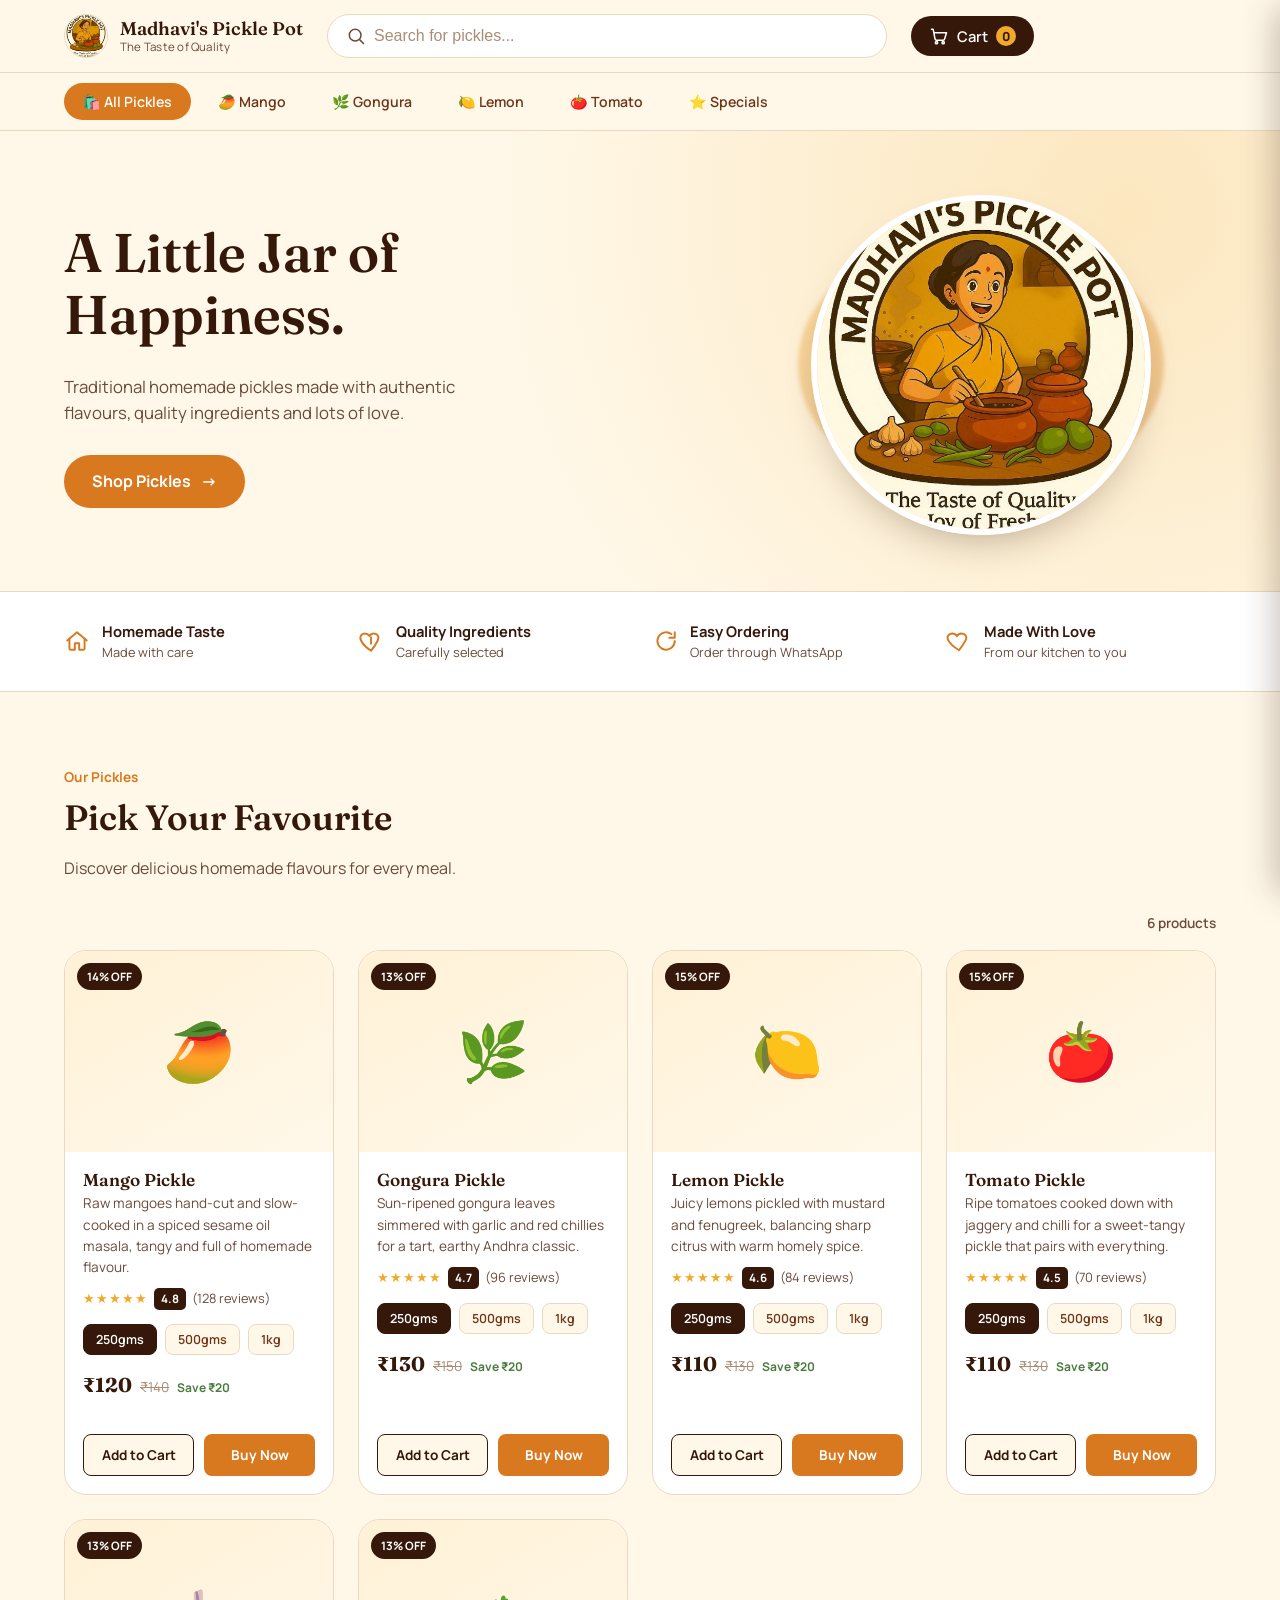
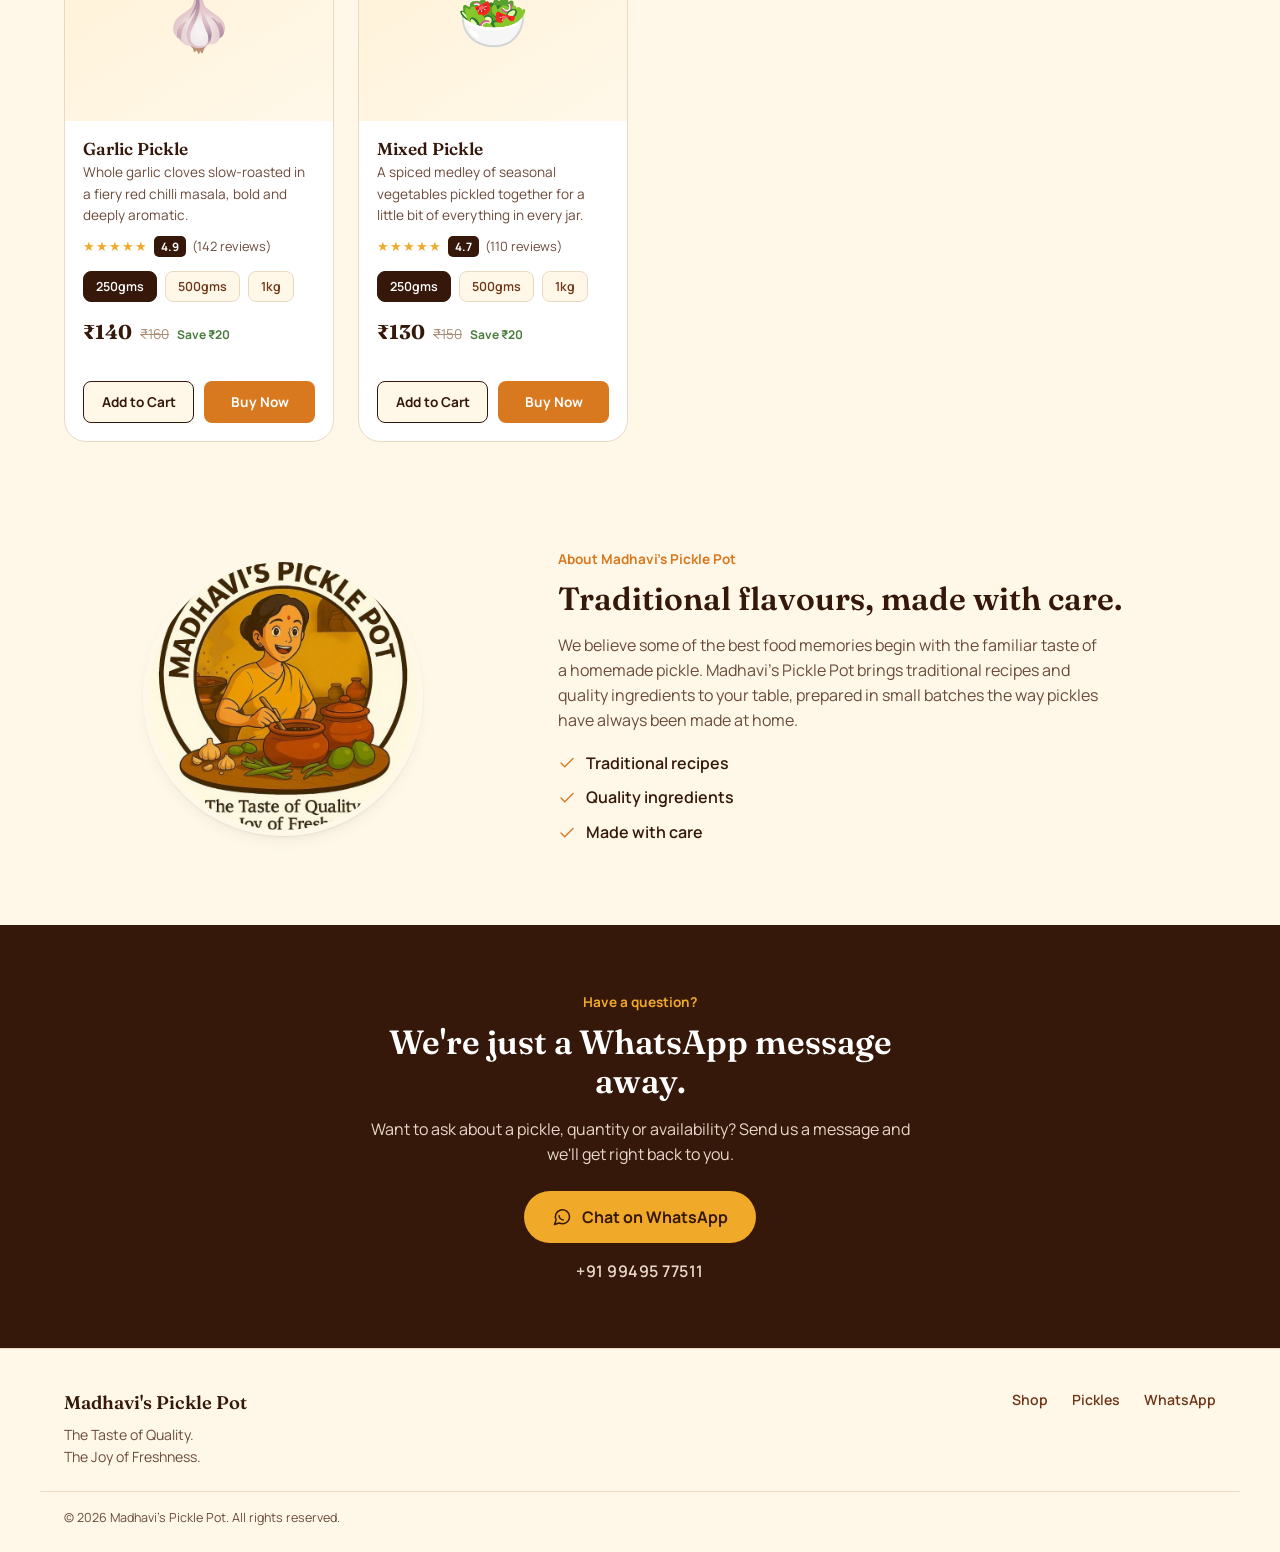
<file: index.html>
<!DOCTYPE html>
<html lang="en">
<head>
  <meta charset="UTF-8">
  <meta name="viewport" content="width=device-width, initial-scale=1.0, viewport-fit=cover">
  <title>Madhavi's Pickle Pot | Homemade Pickles</title>
  <meta name="description" content="Shop traditional homemade pickles from Madhavi's Pickle Pot &mdash; mango, gongura, lemon, tomato and more. Order easily through WhatsApp.">
  <meta name="theme-color" content="#6F3517">

  <meta property="og:title" content="Madhavi's Pickle Pot">
  <meta property="og:description" content="The Taste of Quality. The Joy of Freshness.">
  <meta property="og:type" content="website">
  <meta property="og:image" content="assets/logo.png">

  <link rel="icon" type="image/png" href="assets/logo.png">
  <link rel="apple-touch-icon" href="assets/logo.png">

  <link rel="preconnect" href="https://fonts.googleapis.com">
  <link rel="preconnect" href="https://fonts.gstatic.com" crossorigin>
  <link href="https://fonts.googleapis.com/css2?family=Fraunces:opsz,wght@9..144,500;9..144,600;9..144,700&family=Manrope:wght@400;500;600;700;800&display=swap" rel="stylesheet">

  <link rel="stylesheet" href="style.css">
</head>
<body>

  <a class="skip-link" href="#products">Skip to products</a>

  <!-- ===================== HEADER ===================== -->
  <header class="header" id="siteHeader">
    <div class="top-header">
      <div class="container top-header-inner">

        <a href="#home" class="brand" aria-label="Madhavi's Pickle Pot home">
          <img src="assets/logo.png" alt="" class="brand-logo" width="44" height="44">
          <span class="brand-text">
            <span class="brand-name">Madhavi's Pickle Pot</span>
            <span class="brand-tagline">The Taste of Quality</span>
          </span>
        </a>

        <div class="search-box" role="search">
          <label class="visually-hidden" for="searchInput">Search for pickles</label>
          <svg class="icon search-box-icon" viewBox="0 0 24 24" aria-hidden="true"><circle cx="11" cy="11" r="7"></circle><line x1="21" y1="21" x2="16.65" y2="16.65"></line></svg>
          <input type="text" id="searchInput" placeholder="Search for pickles..." autocomplete="off">
          <button type="button" id="searchButton" aria-label="Search">
            <svg class="icon" viewBox="0 0 24 24" aria-hidden="true"><circle cx="11" cy="11" r="7"></circle><line x1="21" y1="21" x2="16.65" y2="16.65"></line></svg>
          </button>
        </div>

        <button type="button" id="cartButton" class="cart-button" aria-label="Open cart, 0 items">
          <svg class="icon" viewBox="0 0 24 24" aria-hidden="true"><path d="M3 4h2l2.2 11.4a2 2 0 0 0 2 1.6h7.6a2 2 0 0 0 2-1.6L21 8H6"></path><circle cx="9" cy="20" r="1.4"></circle><circle cx="17" cy="20" r="1.4"></circle></svg>
          <span class="cart-label">Cart</span>
          <span id="cartCount" class="cart-count">0</span>
        </button>

      </div>
    </div>

    <nav class="category-bar" aria-label="Pickle categories">
      <div class="container category-bar-inner">
        <button type="button" class="category active" data-category="all"><span aria-hidden="true">🛍️</span> All Pickles</button>
        <button type="button" class="category" data-category="mango"><span aria-hidden="true">🥭</span> Mango</button>
        <button type="button" class="category" data-category="gongura"><span aria-hidden="true">🌿</span> Gongura</button>
        <button type="button" class="category" data-category="lemon"><span aria-hidden="true">🍋</span> Lemon</button>
        <button type="button" class="category" data-category="tomato"><span aria-hidden="true">🍅</span> Tomato</button>
        <button type="button" class="category" data-category="special"><span aria-hidden="true">⭐</span> Specials</button>
      </div>
    </nav>
  </header>

  <main>
    <!-- ===================== HERO ===================== -->
    <section class="hero" id="home">
      <div class="container hero-content">
        <div class="hero-text">
          <h1>A Little Jar of Happiness.</h1>
          <p class="hero-subtext">Traditional homemade pickles made with authentic flavours, quality ingredients and lots of love.</p>
          <a href="#products" class="hero-cta">Shop Pickles <span aria-hidden="true">&rarr;</span></a>
        </div>
        <div class="hero-logo">
          <div class="hero-logo-glow" aria-hidden="true"></div>
          <img src="assets/logo.png" alt="Madhavi's Pickle Pot">
        </div>
      </div>
    </section>

    <!-- ===================== TRUST STRIP ===================== -->
    <section class="trust-strip" aria-label="Why choose us">
      <div class="container trust-strip-inner">
        <div class="trust-item">
          <svg class="icon" viewBox="0 0 24 24" aria-hidden="true"><path d="M3 11.5 12 4l9 7.5"></path><path d="M5 10v9a1 1 0 0 0 1 1h4v-6h4v6h4a1 1 0 0 0 1-1v-9"></path></svg>
          <div><strong>Homemade Taste</strong><span>Made with care</span></div>
        </div>
        <div class="trust-item">
          <svg class="icon" viewBox="0 0 24 24" aria-hidden="true"><path d="M12 21s-7-4.6-9.3-9.7C1.2 8 3 5 6.3 5c2 0 3.4 1.1 4.2 2.3C11.3 6.1 12.7 5 14.7 5 18 5 19.8 8 18.3 11.3 16 16.4 12 21 12 21Z"></path><path d="M12 8.5v6"></path></svg>
          <div><strong>Quality Ingredients</strong><span>Carefully selected</span></div>
        </div>
        <div class="trust-item">
          <svg class="icon" viewBox="0 0 24 24" aria-hidden="true"><path d="M21 12a8 8 0 1 1-3.2-6.4"></path><path d="M21 4v5h-5"></path></svg>
          <div><strong>Easy Ordering</strong><span>Order through WhatsApp</span></div>
        </div>
        <div class="trust-item">
          <svg class="icon" viewBox="0 0 24 24" aria-hidden="true"><path d="M12 20.5s-7.5-4.6-10-9.3C.5 8 2.4 5 5.7 5c2 0 3.6 1.1 4.4 2.5C10.9 6.1 12.5 5 14.5 5 17.8 5 19.7 8 18.2 11.2 15.7 16 12 20.5 12 20.5Z"></path></svg>
          <div><strong>Made With Love</strong><span>From our kitchen to you</span></div>
        </div>
      </div>
    </section>

    <!-- ===================== PRODUCTS ===================== -->
    <section class="products-section" id="products">
      <div class="container">
        <div class="section-heading">
          <span class="section-label">Our Pickles</span>
          <h2>Pick Your Favourite</h2>
          <p>Discover delicious homemade flavours for every meal.</p>
        </div>

        <div class="products-toolbar">
          <span id="productCount" class="product-count">6 products</span>
        </div>

        <div id="productsGrid" class="products-grid"></div>

        <div id="noResults" class="no-results" hidden>
          <svg class="icon no-results-icon" viewBox="0 0 24 24" aria-hidden="true"><path d="M7 9h10l-1 10.5a1.5 1.5 0 0 1-1.5 1.5h-5a1.5 1.5 0 0 1-1.5-1.5L7 9Z"></path><path d="M9 9V6a3 3 0 0 1 6 0v3"></path><line x1="6" y1="9" x2="18" y2="9"></line></svg>
          <h3>No pickles found</h3>
          <p>Try searching for something else.</p>
          <button type="button" id="clearSearchButton" class="clear-search-button">Show All Pickles</button>
        </div>
      </div>
    </section>

    <!-- ===================== ABOUT ===================== -->
    <section class="about-section" id="about">
      <div class="container about-content">
        <div class="about-image">
          <img src="assets/logo.png" alt="Madhavi's Pickle Pot">
        </div>
        <div class="about-text">
          <span class="section-label">About Madhavi's Pickle Pot</span>
          <h2>Traditional flavours, made with care.</h2>
          <p>We believe some of the best food memories begin with the familiar taste of a homemade pickle. Madhavi's Pickle Pot brings traditional recipes and quality ingredients to your table, prepared in small batches the way pickles have always been made at home.</p>
          <ul class="about-checklist">
            <li><svg class="icon" viewBox="0 0 24 24" aria-hidden="true"><polyline points="20 6 9 17 4 12"></polyline></svg> Traditional recipes</li>
            <li><svg class="icon" viewBox="0 0 24 24" aria-hidden="true"><polyline points="20 6 9 17 4 12"></polyline></svg> Quality ingredients</li>
            <li><svg class="icon" viewBox="0 0 24 24" aria-hidden="true"><polyline points="20 6 9 17 4 12"></polyline></svg> Made with care</li>
          </ul>
        </div>
      </div>
    </section>

    <!-- ===================== CONTACT ===================== -->
    <section class="contact-section" id="contact">
      <div class="container contact-content">
        <span class="section-label">Have a question?</span>
        <h2>We're just a WhatsApp message away.</h2>
        <p>Want to ask about a pickle, quantity or availability? Send us a message and we'll get right back to you.</p>
        <a class="whatsapp-button" href="https://wa.me/919949577511?text=Hello%20Madhavi%27s%20Pickle%20Pot%2C%20I%20have%20a%20question." target="_blank" rel="noopener">
          <svg class="icon" viewBox="0 0 24 24" aria-hidden="true"><path d="M21 11.5a8.5 8.5 0 0 1-12.4 7.6L3 21l1.9-5.4A8.5 8.5 0 1 1 21 11.5Z"></path><path d="M8.5 10.5c.3 2.5 2.5 4.7 5 5"></path></svg>
          Chat on WhatsApp
        </a>
        <p class="contact-phone">+91 99495 77511</p>
      </div>
    </section>
  </main>

  <!-- ===================== FOOTER ===================== -->
  <footer class="footer">
    <div class="container footer-content">
      <div class="footer-brand">
        <span class="brand-name">Madhavi's Pickle Pot</span>
        <p>The Taste of Quality.<br>The Joy of Freshness.</p>
      </div>
      <nav class="footer-links" aria-label="Footer">
        <a href="#products">Shop</a>
        <a href="#products">Pickles</a>
        <a href="https://wa.me/919949577511" target="_blank" rel="noopener">WhatsApp</a>
      </nav>
    </div>
    <div class="container footer-bottom">
      <p>&copy; <span id="year"></span> Madhavi's Pickle Pot. All rights reserved.</p>
    </div>
  </footer>

  <!-- ===================== CART ===================== -->
  <div id="cartOverlay" class="cart-overlay"></div>

  <aside id="cartPanel" class="cart-panel" aria-hidden="true" aria-label="Shopping cart">
    <div class="cart-header">
      <h2>Your Order</h2>
      <button type="button" id="closeCart" aria-label="Close cart">
        <svg class="icon" viewBox="0 0 24 24" aria-hidden="true"><line x1="6" y1="6" x2="18" y2="18"></line><line x1="18" y1="6" x2="6" y2="18"></line></svg>
      </button>
    </div>

    <div id="cartItems" class="cart-items"></div>

    <div id="emptyCart" class="empty-cart" hidden>
      <div class="empty-cart-icon" aria-hidden="true">&#128722;</div>
      <h3>Your cart is empty</h3>
      <p>Add some delicious pickles to get started.</p>
      <button type="button" id="continueShopping" class="continue-shopping">Continue Shopping</button>
    </div>

    <div id="cartBottom" class="cart-bottom">
      <div class="cart-total-row">
        <span>Total</span>
        <span id="cartTotal">&#8377;0</span>
      </div>
      <button type="button" id="checkoutButton" class="checkout-button">
        <svg class="icon" viewBox="0 0 24 24" aria-hidden="true"><path d="M21 11.5a8.5 8.5 0 0 1-12.4 7.6L3 21l1.9-5.4A8.5 8.5 0 1 1 21 11.5Z"></path><path d="M8.5 10.5c.3 2.5 2.5 4.7 5 5"></path></svg>
        Order on WhatsApp
      </button>
      <p class="cart-note">You'll confirm your order directly with us on WhatsApp.</p>
    </div>
  </aside>

  <!-- ===================== MOBILE CART BAR ===================== -->
  <button type="button" id="mobileCartBar" class="mobile-cart-bar" hidden aria-label="View cart">
    <span class="mobile-cart-bar-icon" aria-hidden="true">
      <svg class="icon" viewBox="0 0 24 24"><path d="M3 4h2l2.2 11.4a2 2 0 0 0 2 1.6h7.6a2 2 0 0 0 2-1.6L21 8H6"></path><circle cx="9" cy="20" r="1.4"></circle><circle cx="17" cy="20" r="1.4"></circle></svg>
      <span id="mobileCartBarCount" class="mobile-cart-bar-count">0</span>
    </span>
    <span class="mobile-cart-bar-summary">
      <strong id="mobileCartBarItems">0 items</strong>
      <span id="mobileCartBarTotal">&#8377;0</span>
    </span>
    <span class="mobile-cart-bar-action">
      View Cart
      <svg class="icon" viewBox="0 0 24 24"><polyline points="9 18 15 12 9 6"></polyline></svg>
    </span>
  </button>

  <div id="toast" class="toast" role="status" aria-live="polite"></div>

  <script src="script.js"></script>
</body>
</html>
</file>
<file: style.css>
/* =========================================================
   Madhavi's Pickle Pot — style.css
   ========================================================= */

:root {
  --dark-brown: #35180A;
  --brown: #6F3517;
  --orange: #D87920;
  --golden: #F0A928;
  --cream: #FFF8E9;
  --white: #FFFFFF;

  --ink: var(--dark-brown);
  --ink-soft: #6b4a3a;
  --line: #ead9c2;

  --font-display: "Fraunces", Georgia, serif;
  --font-body: "Manrope", -apple-system, BlinkMacSystemFont, "Segoe UI", sans-serif;

  --radius-s: 8px;
  --radius-m: 14px;
  --radius-l: 22px;
  --shadow-card: 0 1px 2px rgba(53, 24, 10, 0.06), 0 8px 20px -12px rgba(53, 24, 10, 0.18);
  --shadow-panel: -12px 0 32px -8px rgba(53, 24, 10, 0.28);

  --header-h: 128px;
  --header-h-mobile: 148px;

  --container-w: 1200px;
}

/* ---------- Reset & base ---------- */
* { box-sizing: border-box; }
html {
  scroll-behavior: smooth;
  scroll-padding-top: var(--header-h);
  -webkit-text-size-adjust: 100%;
}

body {
  margin: 0;
  font-family: var(--font-body);
  background: var(--cream);
  color: var(--ink);
  line-height: 1.55;
  -webkit-font-smoothing: antialiased;
  overflow-x: hidden; /* safety net against any accidental horizontal scroll on small screens */
}

/* Tap-friendly by default: no lingering blue highlight, no 300ms tap delay,
   and every button/link keeps a comfortable minimum touch target on touch devices. */
button, a, input {
  touch-action: manipulation;
  -webkit-tap-highlight-color: transparent;
}

@media (hover: none) and (pointer: coarse) {
  /* Comfortable touch targets on the primary tap-to-act controls. Small
     round icon/stepper buttons (cart qty, close, search) keep their own
     compact sizing so they don't get stretched into ovals. */
  .category, .size-option, .add-cart, .buy-now, .cart-button,
  .checkout-button, .continue-shopping, .clear-search-button,
  a.hero-cta, a.whatsapp-button, .mobile-cart-bar {
    min-height: 44px;
  }
}

img { max-width: 100%; display: block; }

h1, h2, h3 {
  font-family: var(--font-display);
  color: var(--dark-brown);
  line-height: 1.15;
  margin: 0 0 0.5em;
  font-weight: 600;
}

p { margin: 0 0 1em; }

a { color: inherit; }

button {
  font-family: inherit;
  cursor: pointer;
  border: none;
  background: none;
  color: inherit;
}

ul { margin: 0; padding: 0; list-style: none; }

.container {
  max-width: var(--container-w);
  margin: 0 auto;
  padding: 0 24px;
}

.visually-hidden {
  position: absolute;
  width: 1px; height: 1px;
  overflow: hidden;
  clip: rect(0 0 0 0);
  white-space: nowrap;
}

.skip-link {
  position: absolute;
  left: 12px; top: -48px;
  background: var(--dark-brown);
  color: var(--white);
  padding: 10px 16px;
  border-radius: var(--radius-s);
  z-index: 1000;
  transition: top 0.15s ease;
}
.skip-link:focus { top: 12px; }

:focus-visible {
  outline: 2px solid var(--orange);
  outline-offset: 2px;
}

.icon {
  width: 20px; height: 20px;
  fill: none;
  stroke: currentColor;
  stroke-width: 1.8;
  stroke-linecap: round;
  stroke-linejoin: round;
  flex-shrink: 0;
}

/* Elements toggled with the native `hidden` attribute also set their own
   `display` value for their visible state, which would otherwise cancel
   out the browser's default [hidden] rule at equal specificity. */
.products-grid[hidden],
.no-results[hidden],
.empty-cart[hidden],
.cart-items[hidden],
.cart-bottom[hidden] {
  display: none;
}

@media (prefers-reduced-motion: reduce) {
  html { scroll-behavior: auto; }
  * { animation-duration: 0.001ms !important; transition-duration: 0.001ms !important; }
}

/* =========================================================
   HEADER
   ========================================================= */
.header {
  position: sticky;
  top: 0;
  z-index: 500;
  background: var(--cream);
  border-bottom: 1px solid var(--line);
}

.top-header { padding: 14px 0; }

.top-header-inner {
  display: flex;
  align-items: center;
  gap: 24px;
}

.brand {
  display: flex;
  align-items: center;
  gap: 12px;
  text-decoration: none;
  flex-shrink: 0;
}

.brand-logo {
  width: 44px; height: 44px;
  border-radius: 50%;
  object-fit: cover;
  background: var(--white);
  border: 1px solid var(--line);
}

.brand-text { display: flex; flex-direction: column; line-height: 1.2; }

.brand-name {
  font-family: var(--font-display);
  font-weight: 600;
  font-size: 1.15rem;
  color: var(--dark-brown);
  white-space: nowrap;
}

.brand-tagline {
  font-size: 0.72rem;
  color: var(--ink-soft);
  letter-spacing: 0.02em;
}

.search-box {
  flex: 1 1 auto;
  display: flex;
  align-items: center;
  max-width: 560px;
  background: var(--white);
  border: 1px solid var(--line);
  border-radius: 999px;
  padding: 4px 6px 4px 18px;
  gap: 8px;
}

.search-box-icon { color: var(--ink-soft); }

.search-box input {
  flex: 1;
  border: none;
  background: transparent;
  padding: 8px 0;
  font-size: 16px; /* keeps iOS Safari from zooming in on focus */
  color: var(--ink);
  min-width: 0;
}
.search-box input::placeholder { color: #a98d76; }
.search-box input:focus { outline: none; }

.search-box button {
  display: none;
  width: 36px; height: 36px;
  border-radius: 50%;
  align-items: center;
  justify-content: center;
  background: var(--orange);
  color: var(--white);
  flex-shrink: 0;
}

.cart-button {
  display: flex;
  align-items: center;
  gap: 8px;
  background: var(--dark-brown);
  color: var(--white);
  padding: 10px 18px;
  border-radius: 999px;
  position: relative;
  flex-shrink: 0;
  transition: background 0.15s ease;
}
.cart-button:hover { background: var(--brown); }

.cart-label { font-weight: 600; font-size: 0.92rem; }

.cart-count {
  background: var(--golden);
  color: var(--dark-brown);
  font-weight: 800;
  font-size: 0.78rem;
  min-width: 20px;
  height: 20px;
  border-radius: 50%;
  display: flex;
  align-items: center;
  justify-content: center;
  padding: 0 4px;
}

.category-bar {
  border-top: 1px solid var(--line);
  background: var(--cream);
}

.category-bar-inner {
  display: flex;
  gap: 8px;
  padding: 10px 24px;
  overflow-x: auto;
  scrollbar-width: none;
}
.category-bar-inner::-webkit-scrollbar { display: none; }

.category {
  flex-shrink: 0;
  padding: 8px 18px;
  border-radius: 999px;
  font-size: 0.88rem;
  font-weight: 600;
  color: var(--brown);
  background: transparent;
  border: 1px solid transparent;
  white-space: nowrap;
  transition: background 0.15s ease, color 0.15s ease, border-color 0.15s ease;
}
.category:hover { background: rgba(216, 121, 32, 0.1); }
.category.active {
  background: var(--orange);
  color: var(--white);
}

/* =========================================================
   HERO
   ========================================================= */
.hero {
  padding: 64px 0 56px;
  background:
    radial-gradient(circle at 88% 18%, rgba(240, 169, 40, 0.22), transparent 55%),
    var(--cream);
  overflow: hidden;
}

.hero-content {
  display: grid;
  grid-template-columns: 1.15fr 0.85fr;
  align-items: center;
  gap: 48px;
}

.hero-text h1 {
  font-size: clamp(2.2rem, 4.4vw, 3.4rem);
  max-width: 11ch;
}

.hero-subtext {
  font-size: 1.05rem;
  color: var(--ink-soft);
  max-width: 46ch;
  margin-bottom: 1.75em;
}

.hero-cta {
  display: inline-flex;
  align-items: center;
  gap: 10px;
  background: var(--orange);
  color: var(--white);
  font-weight: 700;
  font-size: 1rem;
  padding: 14px 28px;
  border-radius: 999px;
  text-decoration: none;
  transition: transform 0.15s ease, background 0.15s ease;
}
.hero-cta:hover { background: var(--dark-brown); transform: translateY(-1px); }

.hero-logo {
  position: relative;
  display: flex;
  align-items: center;
  justify-content: center;
}

.hero-logo img {
  width: min(340px, 100%);
  border-radius: 50%;
  position: relative;
  z-index: 1;
  border: 6px solid var(--white);
  box-shadow: 0 20px 40px -18px rgba(53, 24, 10, 0.35);
}

.hero-logo-glow {
  position: absolute;
  width: 78%;
  height: 78%;
  border-radius: 50%;
  background: linear-gradient(150deg, var(--golden), var(--orange));
  filter: blur(2px);
  opacity: 0.35;
}

/* =========================================================
   TRUST STRIP
   ========================================================= */
.trust-strip {
  background: var(--white);
  border-block: 1px solid var(--line);
}

.trust-strip-inner {
  display: grid;
  grid-template-columns: repeat(4, 1fr);
  gap: 24px;
  padding: 28px 24px;
}

.trust-item {
  display: flex;
  align-items: center;
  gap: 12px;
}

.trust-item .icon {
  width: 26px; height: 26px;
  color: var(--orange);
  flex-shrink: 0;
}

.trust-item strong {
  display: block;
  font-size: 0.92rem;
  color: var(--dark-brown);
}

.trust-item span {
  display: block;
  font-size: 0.8rem;
  color: var(--ink-soft);
}

/* =========================================================
   PRODUCTS
   ========================================================= */
.products-section { padding: 72px 0 80px; }

.section-heading { max-width: 60ch; margin-bottom: 32px; }

.section-label {
  display: inline-block;
  font-size: 0.85rem;
  font-weight: 700;
  color: var(--orange);
  margin-bottom: 10px;
}

.section-heading h2 { font-size: clamp(1.6rem, 3vw, 2.2rem); }
.section-heading p { color: var(--ink-soft); margin: 0; }

.products-toolbar {
  display: flex;
  justify-content: flex-end;
  margin-bottom: 16px;
}

.product-count {
  font-size: 0.85rem;
  color: var(--ink-soft);
  font-weight: 600;
}

.products-grid {
  display: grid;
  grid-template-columns: repeat(4, 1fr);
  gap: 24px;
}

.product-card {
  background: var(--white);
  border: 1px solid var(--line);
  border-radius: var(--radius-l);
  overflow: hidden;
  display: flex;
  flex-direction: column;
  transition: box-shadow 0.2s ease, transform 0.2s ease;
}
.product-card:hover {
  box-shadow: var(--shadow-card);
  transform: translateY(-3px);
}

.product-image {
  position: relative;
  aspect-ratio: 4 / 3;
  background: linear-gradient(150deg, #fff1d6, var(--cream));
  display: flex;
  align-items: center;
  justify-content: center;
}

.product-icon { font-size: 3.6rem; }

.offer-badge {
  position: absolute;
  top: 12px;
  left: 12px;
  background: var(--dark-brown);
  color: var(--white);
  font-size: 0.72rem;
  font-weight: 700;
  padding: 5px 10px;
  border-radius: 999px;
}

.product-info { padding: 18px 18px 4px; flex: 1; }

.product-name {
  font-size: 1.08rem;
  margin-bottom: 4px;
}

.product-description {
  font-size: 0.85rem;
  color: var(--ink-soft);
  margin-bottom: 10px;
  min-height: 2.6em;
}

.product-rating {
  display: flex;
  align-items: center;
  gap: 6px;
  font-size: 0.8rem;
  color: var(--ink-soft);
  margin-bottom: 14px;
}
.stars { color: var(--golden); letter-spacing: 1px; }
.rating-value {
  display: inline-flex;
  align-items: center;
  background: var(--dark-brown);
  color: var(--white);
  font-size: 0.72rem;
  font-weight: 700;
  padding: 2px 7px;
  border-radius: 5px;
}

.size-selector {
  display: flex;
  gap: 8px;
  margin-bottom: 14px;
  flex-wrap: wrap;
}

.size-option {
  padding: 6px 12px;
  border: 1px solid var(--line);
  border-radius: var(--radius-s);
  font-size: 0.78rem;
  font-weight: 600;
  color: var(--brown);
  background: var(--cream);
  transition: background 0.15s ease, color 0.15s ease, border-color 0.15s ease;
}
.size-option:hover { border-color: var(--orange); }
.size-option.active {
  background: var(--dark-brown);
  color: var(--white);
  border-color: var(--dark-brown);
}

.price-row {
  display: flex;
  align-items: baseline;
  gap: 8px;
  margin-bottom: 16px;
  flex-wrap: wrap;
}

.price {
  font-family: var(--font-display);
  font-size: 1.25rem;
  font-weight: 700;
  color: var(--dark-brown);
}

.old-price {
  font-size: 0.85rem;
  color: #a98d76;
  text-decoration: line-through;
}

.savings {
  font-size: 0.75rem;
  font-weight: 700;
  color: #4a7c3f;
}

.product-actions {
  display: grid;
  grid-template-columns: 1fr 1fr;
  gap: 10px;
  padding: 14px 18px 18px;
}

.add-cart, .buy-now {
  padding: 11px 8px;
  border-radius: var(--radius-s);
  font-size: 0.85rem;
  font-weight: 700;
  text-align: center;
  transition: background 0.15s ease, color 0.15s ease;
}

.add-cart {
  background: var(--cream);
  border: 1px solid var(--dark-brown);
  color: var(--dark-brown);
}
.add-cart:hover { background: var(--dark-brown); color: var(--white); }

.buy-now {
  background: var(--orange);
  color: var(--white);
}
.buy-now:hover { background: var(--dark-brown); }

/* ---------- No results ---------- */
.no-results {
  text-align: center;
  padding: 64px 24px;
  color: var(--ink-soft);
}
.no-results-icon {
  width: 48px; height: 48px;
  margin: 0 auto 16px;
  color: var(--golden);
}
.no-results h3 { margin-bottom: 4px; }

.clear-search-button {
  margin-top: 18px;
  background: var(--dark-brown);
  color: var(--white);
  padding: 11px 24px;
  border-radius: 999px;
  font-weight: 700;
  font-size: 0.88rem;
}
.clear-search-button:hover { background: var(--brown); }

/* =========================================================
   ABOUT
   ========================================================= */
.about-section { padding: 24px 0 80px; }

.about-content {
  display: grid;
  grid-template-columns: 0.8fr 1.2fr;
  gap: 56px;
  align-items: center;
}

.about-image {
  display: flex;
  justify-content: center;
}

.about-image img {
  width: min(280px, 100%);
  border-radius: 50%;
  border: 6px solid var(--cream);
  box-shadow: var(--shadow-card);
}

.about-text h2 { font-size: clamp(1.5rem, 2.8vw, 2rem); }
.about-text p { color: var(--ink-soft); max-width: 55ch; }

.about-checklist { display: flex; flex-direction: column; gap: 10px; margin-top: 18px; }
.about-checklist li {
  display: flex;
  align-items: center;
  gap: 10px;
  font-weight: 600;
  color: var(--dark-brown);
}
.about-checklist .icon { color: var(--orange); width: 18px; height: 18px; }

/* =========================================================
   CONTACT
   ========================================================= */
.contact-section {
  background: var(--dark-brown);
  color: var(--cream);
  padding: 64px 0;
}

.contact-content {
  max-width: 620px;
  text-align: center;
  margin: 0 auto;
}

.contact-content .section-label { color: var(--golden); }
.contact-content h2 { color: var(--white); font-size: clamp(1.5rem, 3vw, 2.1rem); }
.contact-content p { color: #e9d8c9; }

.whatsapp-button {
  display: inline-flex;
  align-items: center;
  gap: 10px;
  background: var(--golden);
  color: var(--dark-brown);
  font-weight: 700;
  padding: 14px 28px;
  border-radius: 999px;
  text-decoration: none;
  margin-top: 8px;
  transition: background 0.15s ease;
}
.whatsapp-button:hover { background: var(--orange); color: var(--white); }

.contact-phone {
  margin: 16px 0 0;
  color: #e9d8c9;
  font-weight: 600;
  letter-spacing: 0.03em;
}

/* =========================================================
   FOOTER
   ========================================================= */
.footer { background: var(--cream); border-top: 1px solid var(--line); }

.footer-content {
  display: flex;
  justify-content: space-between;
  align-items: flex-start;
  gap: 24px;
  padding: 40px 24px 24px;
  flex-wrap: wrap;
}

.footer-brand .brand-name {
  font-family: var(--font-display);
  font-size: 1.15rem;
  font-weight: 600;
  color: var(--dark-brown);
}
.footer-brand p {
  color: var(--ink-soft);
  font-size: 0.88rem;
  margin: 6px 0 0;
}

.footer-links {
  display: flex;
  gap: 24px;
}
.footer-links a {
  text-decoration: none;
  font-weight: 600;
  font-size: 0.88rem;
  color: var(--brown);
}
.footer-links a:hover { color: var(--orange); }

.footer-bottom {
  border-top: 1px solid var(--line);
  padding: 16px 24px 24px;
}
.footer-bottom p {
  margin: 0;
  font-size: 0.78rem;
  color: var(--ink-soft);
}

/* =========================================================
   CART DRAWER
   ========================================================= */
.cart-overlay {
  position: fixed;
  inset: 0;
  background: rgba(53, 24, 10, 0.45);
  opacity: 0;
  pointer-events: none;
  transition: opacity 0.2s ease;
  z-index: 900;
}
.cart-overlay.open { opacity: 1; pointer-events: auto; }

.cart-panel {
  position: fixed;
  top: 0;
  right: 0;
  height: 100%;
  width: min(420px, 100%);
  background: var(--white);
  box-shadow: var(--shadow-panel);
  z-index: 950;
  display: flex;
  flex-direction: column;
  transform: translateX(100%);
  transition: transform 0.25s ease;
}
.cart-panel.open { transform: translateX(0); }

body.cart-open { overflow: hidden; }

.cart-header {
  display: flex;
  align-items: center;
  justify-content: space-between;
  padding: 20px 22px;
  border-bottom: 1px solid var(--line);
}
.cart-header h2 { margin: 0; font-size: 1.2rem; }
.cart-header button {
  width: 36px; height: 36px;
  border-radius: 50%;
  display: flex;
  align-items: center;
  justify-content: center;
  color: var(--ink-soft);
}
.cart-header button:hover { background: var(--cream); }

.cart-items {
  flex: 1;
  overflow-y: auto;
  padding: 12px 22px;
  display: flex;
  flex-direction: column;
  gap: 14px;
}

.cart-item {
  display: flex;
  align-items: center;
  gap: 12px;
  padding-bottom: 14px;
  border-bottom: 1px solid var(--line);
}

.cart-item-icon {
  font-size: 1.8rem;
  width: 48px; height: 48px;
  border-radius: var(--radius-s);
  background: var(--cream);
  display: flex;
  align-items: center;
  justify-content: center;
  flex-shrink: 0;
}

.cart-item-details { flex: 1; min-width: 0; display: flex; flex-direction: column; gap: 4px; }
.cart-item-name { font-weight: 700; font-size: 0.92rem; }
.cart-item-size { font-size: 0.78rem; color: var(--ink-soft); }

.cart-item-qty {
  display: flex;
  align-items: center;
  gap: 10px;
  margin-top: 2px;
}
.cart-item-qty button {
  width: 26px; height: 26px;
  border: 1px solid var(--line);
  border-radius: 50%;
  font-weight: 700;
  display: flex;
  align-items: center;
  justify-content: center;
}
.cart-item-qty button:hover { background: var(--cream); }
.qty-value { font-weight: 700; min-width: 1.2ch; text-align: center; }

.qty-stepper {
  display: flex;
  align-items: center;
  justify-content: space-between;
  gap: 4px;
  width: 100%;
  background: var(--dark-brown);
  border-radius: var(--radius-s);
  padding: 4px;
  justify-self: stretch;
}
.qty-stepper button {
  width: 32px; height: 32px;
  flex-shrink: 0;
  border-radius: 6px;
  background: transparent;
  color: var(--white);
  font-weight: 700;
  font-size: 1rem;
  display: flex;
  align-items: center;
  justify-content: center;
}
.qty-stepper button:hover { background: rgba(255, 255, 255, 0.15); }
.pdp-qty-value {
  flex: 1;
  text-align: center;
  color: var(--white);
  font-weight: 700;
  font-size: 0.9rem;
}

.cart-item-end {
  display: flex;
  flex-direction: column;
  align-items: flex-end;
  gap: 6px;
  flex-shrink: 0;
}
.cart-item-price { font-weight: 700; color: var(--dark-brown); }
.cart-item-remove {
  font-size: 0.72rem;
  color: #b5432f;
  font-weight: 600;
  text-decoration: underline;
}

.empty-cart {
  flex: 1;
  display: flex;
  flex-direction: column;
  align-items: center;
  justify-content: center;
  text-align: center;
  padding: 24px;
  color: var(--ink-soft);
}
.empty-cart-icon { font-size: 2.6rem; margin-bottom: 12px; }
.empty-cart h3 { margin-bottom: 4px; }

.continue-shopping {
  margin-top: 18px;
  background: var(--dark-brown);
  color: var(--white);
  padding: 11px 22px;
  border-radius: 999px;
  font-weight: 700;
  font-size: 0.85rem;
}
.continue-shopping:hover { background: var(--brown); }

.cart-bottom {
  border-top: 1px solid var(--line);
  padding: 18px 22px 22px;
}

.cart-total-row {
  display: flex;
  justify-content: space-between;
  align-items: baseline;
  font-family: var(--font-display);
  font-size: 1.15rem;
  font-weight: 700;
  color: var(--dark-brown);
  margin-bottom: 14px;
}

.checkout-button {
  width: 100%;
  display: flex;
  align-items: center;
  justify-content: center;
  gap: 10px;
  background: #2f7d4f;
  color: var(--white);
  padding: 14px;
  border-radius: var(--radius-s);
  font-weight: 700;
  font-size: 0.95rem;
  transition: background 0.15s ease;
}
.checkout-button:hover { background: #26623f; }

.cart-note {
  text-align: center;
  font-size: 0.75rem;
  color: var(--ink-soft);
  margin: 10px 0 0;
}

/* =========================================================
   TOAST
   ========================================================= */
.toast {
  position: fixed;
  left: 50%;
  bottom: 28px;
  transform: translate(-50%, 16px);
  background: var(--dark-brown);
  color: var(--white);
  padding: 12px 22px;
  border-radius: 999px;
  font-size: 0.85rem;
  font-weight: 600;
  opacity: 0;
  pointer-events: none;
  transition: opacity 0.2s ease, transform 0.2s ease;
  z-index: 1200;
  max-width: calc(100% - 32px);
  text-align: center;
}
.toast.show {
  opacity: 1;
  transform: translate(-50%, 0);
}

/* =========================================================
   MOBILE CART BAR (Amazon/Flipkart-style persistent bar)
   ========================================================= */
.mobile-cart-bar {
  display: none; /* desktop: the header cart button is sufficient */
  width: 100%;
  align-items: center;
  gap: 12px;
  background: var(--dark-brown);
  color: var(--white);
  border: none;
  text-align: left;
}

/* =========================================================
   RESPONSIVE
   ========================================================= */

/* Tablet */
@media (max-width: 1024px) {
  .products-grid { grid-template-columns: repeat(3, 1fr); }
  .hero-content { gap: 32px; }
  .trust-strip-inner { gap: 16px; }
}

/* Small tablet / large phone */
@media (max-width: 860px) {
  .hero-content { grid-template-columns: 1fr; text-align: center; }
  .hero-text { order: 2; }
  .hero-logo { order: 1; margin-bottom: 8px; }
  .hero-text p, .hero-subtext { margin-left: auto; margin-right: auto; }

  .about-content { grid-template-columns: 1fr; text-align: center; }
  .about-checklist { align-items: center; }
  .about-text p { margin-left: auto; margin-right: auto; }

  .trust-strip-inner { grid-template-columns: repeat(2, 1fr); }
}

/* Mobile */
@media (max-width: 768px) {
  html { scroll-padding-top: var(--header-h-mobile); }

  .top-header-inner {
    flex-wrap: wrap;
  }
  .brand { flex: 1 1 auto; }
  .cart-button .cart-label { display: none; }
  .cart-button { padding: 10px 14px; }

  .search-box {
    order: 3;
    flex: 1 1 100%;
    max-width: none;
  }

  .products-grid { grid-template-columns: repeat(2, 1fr); gap: 16px; }
  .product-icon { font-size: 2.6rem; }
  .product-actions { grid-template-columns: 1fr; }

  .products-toolbar { justify-content: flex-start; }

  .cart-panel { width: 100%; }

  .footer-content { flex-direction: column; }

  /* Persistent "View Cart" bar, Amazon/Flipkart style */
  .mobile-cart-bar:not([hidden]) {
    display: flex;
    position: fixed;
    left: 0; right: 0; bottom: 0;
    z-index: 850;
    padding: 12px 16px;
    padding-bottom: max(12px, env(safe-area-inset-bottom, 0px));
    box-shadow: 0 -6px 20px -8px rgba(53, 24, 10, 0.35);
  }
  .mobile-cart-bar-icon {
    position: relative;
    display: flex;
    align-items: center;
    justify-content: center;
    flex-shrink: 0;
  }
  .mobile-cart-bar-icon .icon { width: 24px; height: 24px; }
  .mobile-cart-bar-count {
    position: absolute;
    top: -8px; right: -10px;
    background: var(--golden);
    color: var(--dark-brown);
    font-size: 0.68rem;
    font-weight: 800;
    min-width: 17px;
    height: 17px;
    border-radius: 50%;
    display: flex;
    align-items: center;
    justify-content: center;
    padding: 0 3px;
  }
  .mobile-cart-bar-summary {
    flex: 1;
    display: flex;
    flex-direction: column;
    line-height: 1.3;
    min-width: 0;
  }
  .mobile-cart-bar-summary strong { font-size: 0.85rem; }
  .mobile-cart-bar-summary span { font-size: 0.8rem; color: #f0dcc4; }
  .mobile-cart-bar-action {
    flex-shrink: 0;
    display: flex;
    align-items: center;
    gap: 4px;
    background: var(--orange);
    color: var(--white);
    font-weight: 700;
    font-size: 0.85rem;
    padding: 10px 16px;
    border-radius: 999px;
  }
  .mobile-cart-bar-action .icon { width: 16px; height: 16px; }

  body.has-mobile-cart-bar { padding-bottom: 68px; }
  body.has-mobile-cart-bar.cart-open { padding-bottom: 0; }

  /* Larger touch targets for quantity controls on touch devices */
  .cart-item-qty button { width: 34px; height: 34px; }
  .qty-stepper button { width: 38px; height: 38px; }
}

/* Small phone */
@media (max-width: 430px) {
  .container { padding: 0 16px; }
  .brand-tagline { display: none; }
  .products-grid { grid-template-columns: 1fr; }
  .hero { padding: 40px 0 40px; }
  .hero-text h1 { max-width: none; }
  .trust-strip-inner { grid-template-columns: 1fr; }
}
</file>
